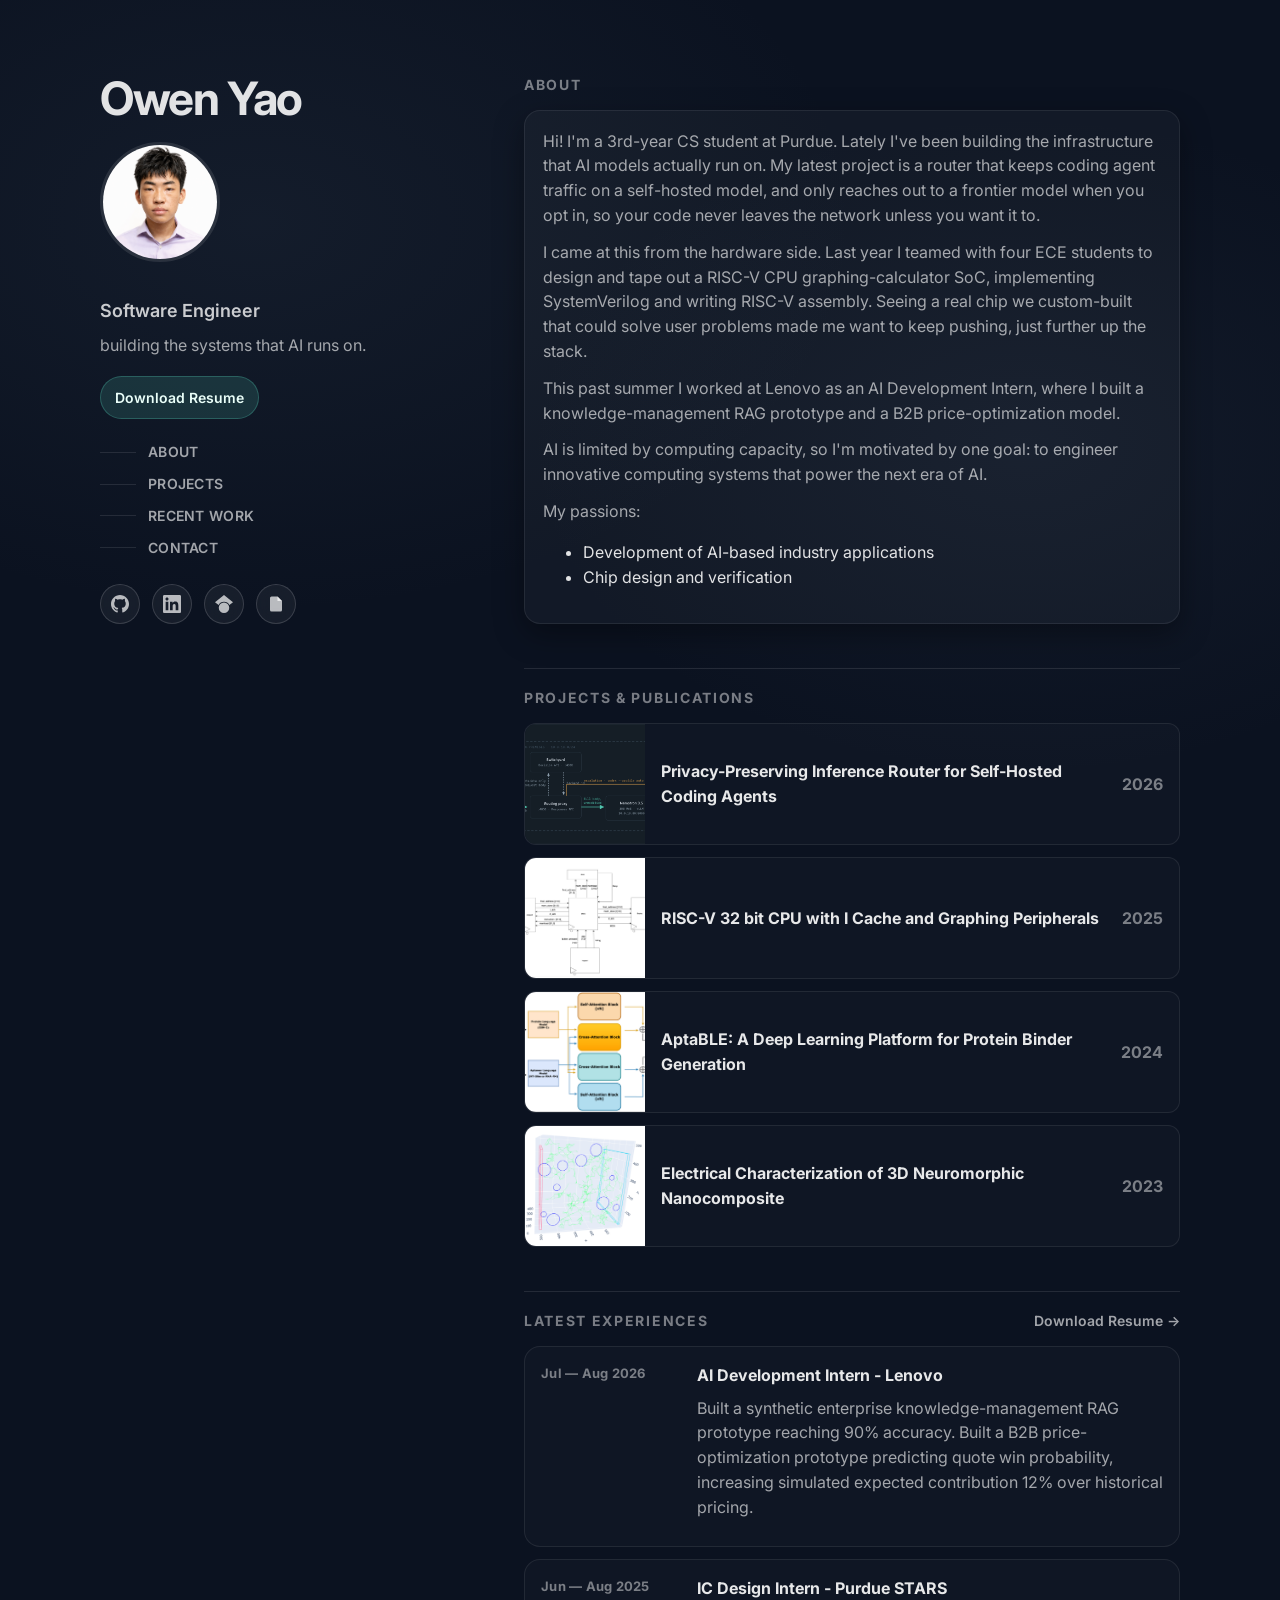
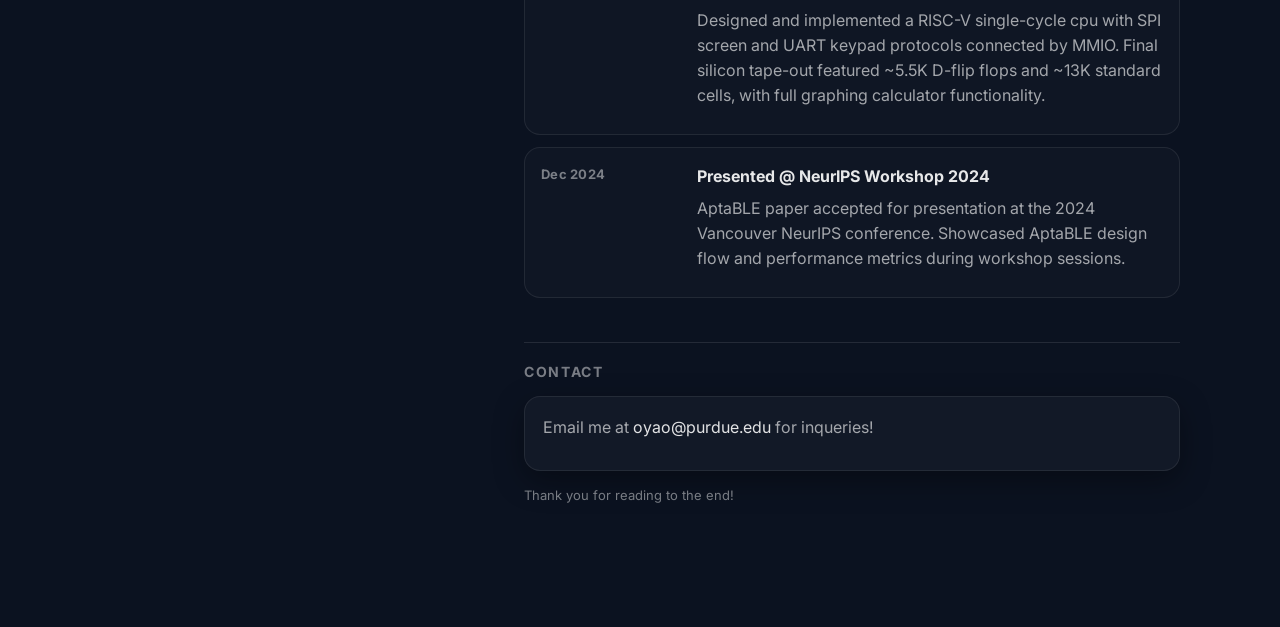
<file: index.html>
<!doctype html>
<html lang="en">
  <head>
    <meta charset="UTF-8" />
    <meta name="viewport" content="width=device-width,initial-scale=1" />
    <meta name="description" content="Personal resume website" />
    <title>Owen Yao</title>
    <link rel="preconnect" href="https://fonts.googleapis.com" />
    <link rel="preconnect" href="https://fonts.gstatic.com" crossorigin />
    <link
      href="https://fonts.googleapis.com/css2?family=Inter:wght@400;500;600;700&display=swap"
      rel="stylesheet"
    />
    <link rel="stylesheet" href="style.css" />

    <script async src="https://www.googletagmanager.com/gtag/js?id=G-57XX2JBTHC"></script>
    <script>
      window.dataLayer = window.dataLayer || [];
      function gtag(){dataLayer.push(arguments);}
      gtag('js', new Date());
      gtag('config', 'G-57XX2JBTHC', { send_page_view: false });
      gtag('event', 'page_view', { page_location: window.location.href });
    </script>

  </head>

  <body>
    <a class="skip-link" href="#content">Skip to content</a>

    <div class="page">
      <aside class="sidebar" aria-label="Intro">
        <div class="sidebar-inner">
          <header class="intro">
            <!--<p class="eyebrow">Hi, I’m</p>-->
            <h1 class="name">Owen Yao</h1>
            <img src="me.jpg" alt="Owen Yao" class="profile-picture" />
            <p class="role">Software Engineer</p>
            <p class="tagline">
             building the systems that AI runs on.
            </p>

            <div class="cta-row">
              <a class="btn" href="owen_resume.pdf" target="_blank" rel="noreferrer">Download Resume</a>
            </div>

            <nav class="nav" aria-label="Section navigation">
              <a class="nav-link" href="#about">
                <span class="nav-line" aria-hidden="true"></span>About
              </a>
              <a class="nav-link" href="#writing">
                <span class="nav-line" aria-hidden="true"></span>Projects
              </a>
              <a class="nav-link" href="#experience">
                <span class="nav-line" aria-hidden="true"></span>Recent work
              </a>
              <a class="nav-link" href="#contact">
                <span class="nav-line" aria-hidden="true"></span>Contact
              </a>
            </nav>
          </header>

          <footer class="social" aria-label="Social links">
            <a href="https://github.com/mrowenyao" target="_blank" rel="noreferrer" aria-label="GitHub" class="social-button">
              <svg class="social-icon" viewBox="0 0 24 24" fill="currentColor" xmlns="http://www.w3.org/2000/svg">
                <path d="M12 0c-6.626 0-12 5.373-12 12 0 5.302 3.438 9.8 8.207 11.387.599.111.793-.261.793-.577v-2.234c-3.338.726-4.033-1.416-4.033-1.416-.546-1.387-1.333-1.756-1.333-1.756-1.089-.745.083-.729.083-.729 1.205.084 1.839 1.237 1.839 1.237 1.07 1.834 2.807 1.304 3.492.997.107-.775.418-1.305.762-1.604-2.665-.305-5.467-1.334-5.467-5.931 0-1.311.469-2.381 1.236-3.221-.124-.303-.535-1.524.117-3.176 0 0 1.008-.322 3.301 1.23.957-.266 1.983-.399 3.003-.404 1.02.005 2.047.138 3.006.404 2.291-1.552 3.297-1.23 3.297-1.23.653 1.653.242 2.874.118 3.176.77.84 1.235 1.911 1.235 3.221 0 4.609-2.807 5.624-5.479 5.921.43.372.823 1.102.823 2.222v3.293c0 .319.192.694.801.576 4.765-1.589 8.199-6.086 8.199-11.386 0-6.627-5.373-12-12-12z"/>
              </svg>
            </a>
            <a href="https://linkedin.com/in/owen-yao" target="_blank" rel="noreferrer" aria-label="LinkedIn" class="social-button">
              <svg class="social-icon" viewBox="0 0 24 24" fill="currentColor" xmlns="http://www.w3.org/2000/svg">
                <path d="M20.447 20.452h-3.554v-5.569c0-1.328-.027-3.037-1.852-3.037-1.853 0-2.136 1.445-2.136 2.939v5.667H9.351V9h3.414v1.561h.046c.477-.9 1.637-1.85 3.37-1.85 3.601 0 4.267 2.37 4.267 5.455v6.286zM5.337 7.433c-1.144 0-2.063-.926-2.063-2.065 0-1.138.92-2.063 2.063-2.063 1.14 0 2.064.925 2.064 2.063 0 1.139-.925 2.065-2.064 2.065zm1.782 13.019H3.555V9h3.564v11.452zM22.225 0H1.771C.792 0 0 .774 0 1.729v20.542C0 23.227.792 24 1.771 24h20.451C23.2 24 24 23.227 24 22.271V1.729C24 .774 23.2 0 22.222 0h.003z"/>
              </svg>
            </a>
            <a href="https://scholar.google.com/citations?hl=en&authuser=2&user=NTn1_PQAAAAJ" target="_blank" rel="noreferrer" aria-label="Google Scholar" class="social-button">
              <svg class="social-icon" viewBox="0 0 24 24" fill="currentColor" xmlns="http://www.w3.org/2000/svg">
                <path d="M12 24a7 7 0 1 1 0-14 7 7 0 0 1 0 14zm0-24L0 9.5l4.838 3.94A8 8 0 0 1 12 9a8 8 0 0 1 7.162 4.44L24 9.5z"/>
              </svg>
            </a>
            <a href="owen_resume.pdf" target="_blank" rel="noreferrer" aria-label="Resume" class="social-button">
              <svg class="social-icon" viewBox="0 0 24 24" fill="currentColor" xmlns="http://www.w3.org/2000/svg">
                <path d="M14 2H6a2 2 0 0 0-2 2v16a2 2 0 0 0 2 2h12a2 2 0 0 0 2-2V8l-6-6z"/>
                <path d="M14 2v6h6"/>
                <path d="M16 13H8M16 17H8M10 9H8"/>
              </svg>
            </a>
          </footer>
        </div>
      </aside>

      <main id="content" class="content" aria-label="Main content">
        <section id="about" class="section">
          <h2 class="section-title">About</h2>

          <div class="card">
            <p>
              Hi! I'm a 3rd-year CS student at Purdue. Lately I've been building the infrastructure that AI models actually run on.
              My latest project is a router that keeps coding agent traffic on a self-hosted model, and only reaches out to a
              frontier model when you opt in, so your code never leaves the network unless you want it to.
            </p>
            <p>
              I came at this from the hardware side. Last year I teamed with four ECE students to design and tape out a
              RISC-V CPU graphing-calculator SoC, implementing SystemVerilog and writing RISC-V assembly.
              Seeing a real chip we custom-built that could solve user problems made me want to keep pushing, just further up the stack.
            </p>
            <p>
              This past summer I worked at Lenovo as an AI Development Intern, where I built a knowledge-management RAG
              prototype and a B2B price-optimization model.
            </p>
            <p>
              AI is limited by computing capacity, so I'm motivated by one goal: to engineer innovative computing systems that power the next era of AI.
            </p>
            <p>
              My passions:
            </p>
            <ul>
              <li>Development of AI-based industry applications</li>
              <li>Chip design and verification</li>
            </ul>
          </div>
        </section>

        <section id="writing" class="section">
          <h2 class="section-title">Projects & Publications</h2>

          <div class="stack" aria-label="Writing list">
            <a class="rowlink" href="index.html">
              <img class="rowlink-image" src="router_pipeline.png" alt="Privacy-Preserving Inference Router architecture diagram" />
              <div class="rowlink-content">
                <span class="rowlink-title">Privacy-Preserving Inference Router for Self-Hosted Coding Agents</span>
                <span class="rowlink-meta">2026</span>
              </div>
            </a>
            <a class="rowlink" href="riscv-cpu.html">
              <img class="rowlink-image" src="top_level.png" alt="RISC-V CPU Project" />
              <div class="rowlink-content">
                <span class="rowlink-title">RISC-V 32 bit CPU with I Cache and Graphing Peripherals</span>
                <span class="rowlink-meta">2025</span>
              </div>
            </a>
            <a class="rowlink" href="
            aptable.html">
              <img class="rowlink-image" src="pipeline.png" alt="AptaBLE Project" />
              <div class="rowlink-content">
                <span class="rowlink-title">AptaBLE: A Deep Learning Platform for Protein Binder Generation</span>
                <span class="rowlink-meta">2024</span>
              </div>
            </a>
            <a class="rowlink" href="index.html">
              <img class="rowlink-image" src="temp.png" alt="Nanocomposite Research" />
              <div class="rowlink-content">
                <span class="rowlink-title">Electrical Characterization of 3D Neuromorphic Nanocomposite</span>
                <span class="rowlink-meta">2023</span>
              </div>
            </a>
          </div>
        </section>

        <section id="experience" class="section">
          <div class="section-head">
            <h2 class="section-title">Latest Experiences</h2>
            <a class="section-action" href="owen_resume.pdf" target="_blank" rel="noreferrer">
              Download Resume →
            </a>
          </div>

          <ol class="stack" aria-label="Work experience">
            <li class="item">
              <a class="item-link" rel="noreferrer" aria-label="Company link">
                <div class="item-meta">
                  <p class="item-dates">Jul — Aug 2026</p>
                </div>
                <div class="item-body">
                  <h3 class="item-title">
                    AI Development Intern - Lenovo
                  </h3>
                  <p class="item-desc">
                    Built a synthetic enterprise knowledge-management RAG prototype reaching 90% accuracy.
                    Built a B2B price-optimization prototype predicting quote win probability, increasing simulated
                    expected contribution 12% over historical pricing.
                  </p>
                </div>
              </a>
            </li>

            <li class="item">
              <a class="item-link" rel="noreferrer" aria-label="Company link">
                <div class="item-meta">
                  <p class="item-dates">Jun — Aug 2025</p>
                </div>
                <div class="item-body">
                  <h3 class="item-title">
                    IC Design Intern - Purdue STARS
                  </h3>
                  <p class="item-desc">
                    Designed and implemented a RISC-V single-cycle cpu with SPI screen and UART keypad protocols connected by MMIO.
                    Final silicon tape-out featured ~5.5K D-flip flops and ~13K standard cells, with full graphing calculator functionality.
                  </p>
                </div>
              </a>
            </li>

            <li class="item">
              <a class="item-link" rel="noreferrer">
                <div class="item-meta">
                  <p class="item-dates">Dec 2024</p>
                </div>
                <div class="item-body">
                  <h3 class="item-title">
                    Presented @ NeurIPS Workshop 2024
                  </h3>
                  <p class="item-desc">
                    AptaBLE paper accepted for presentation at the 2024 Vancouver NeurIPS conference.
                    Showcased AptaBLE design flow and performance metrics during workshop sessions.
                  </p>
                </div>
              </a>
            </li>
          </ol>
        </section>

        <!-- PROJECTS -->
         <!--
        <section id="projects" class="section">
          <h2 class="section-title">Projects</h2>

          <div class="grid" aria-label="Projects grid">
            <article class="project">
              <a class="project-link" href="#" target="_blank" rel="noreferrer">
                <div class="project-top">
                  <h3 class="project-title">Project One</h3>
                  <span class="pill">Featured</span>
                </div>
                <p class="project-desc">
                  A small web app that helps people track goals with a clean, fast UI.
                </p>
                <div class="project-footer">
                  <span>View →</span>
                </div>
              </a>
            </article>

            <article class="project">
              <a class="project-link" href="#" target="_blank" rel="noreferrer">
                <div class="project-top">
                  <h3 class="project-title">Project Two</h3>
                </div>
                <p class="project-desc">
                  A CLI tool that automates repetitive dev tasks and generates reports.
                </p>
                <div class="project-footer">
                  <span>View →</span>
                </div>
              </a>
            </article>

            <article class="project">
              <a class="project-link" href="#" target="_blank" rel="noreferrer">
                <div class="project-top">
                  <h3 class="project-title">Project Three</h3>
                </div>
                <p class="project-desc">
                  A lightweight component library focused on accessibility and speed.
                </p>
                <div class="project-footer">
                  <span>View →</span>
                </div>
              </a>
            </article>
          </div>
        </section>
        -->

        <section id="contact" class="section">
          <h2 class="section-title">Contact</h2>

          <div class="card">
            <p>
              Email me at <a href="mailto:oyao@purdue.edu">oyao@purdue.edu</a> for inqueries!
            </p>
          </div>

          <p class="footnote">
            Thank you for reading to the end!
          </p>
        </section>
      </main>
    </div>
  </body>
</html>
</file>
<file: style.css>
:root{
  --bg: #0b1220;
  --panel: rgba(255,255,255,0.03);
  --text: rgba(255,255,255,0.88);
  --muted: rgba(255,255,255,0.62);
  --faint: rgba(255,255,255,0.45);
  --line: rgba(255,255,255,0.10);

  --max: 1120px;
  --radius: 16px;
  --shadow: 0 10px 30px rgba(0,0,0,0.35);
}

*{ box-sizing: border-box; }
html{ scroll-behavior: smooth; }
body{
  margin: 0;
  font-family: Inter, system-ui, -apple-system, Segoe UI, Roboto, Helvetica, Arial, sans-serif;
  background: radial-gradient(1000px 650px at 20% 10%, rgba(83, 102, 123, 0.12), transparent 60%),
              radial-gradient(900px 600px at 80% 20%, rgba(84, 101, 128, 0.1), transparent 55%),
              var(--bg);
  color: var(--text);
  line-height: 1.55;
}

a{
  color: var(--text);
  text-decoration: none;
}
a:hover{ color: #fff; }

.skip-link{
  position: absolute;
  left: -999px;
  top: 0;
  background: #fff;
  color: #000;
  padding: 10px 12px;
  border-radius: 8px;
  z-index: 999;
}
.skip-link:focus{ left: 12px; top: 12px; }

.page{
  max-width: var(--max);
  margin: 0 auto;
  padding: 56px 20px;
  display: grid;
  grid-template-columns: 380px 1fr;
  gap: 44px;
}

.sidebar{
  position: relative;
}
.sidebar-inner{
  position: sticky;
  top: 40px;
  padding: 18px 0;
}

.eyebrow{
  margin: 0 0 10px;
  color: var(--muted);
  font-weight: 500;
}

.name{
  margin: 0;
  font-size: 46px;
  letter-spacing: -0.03em;
  line-height: 1.05;
}

.profile-picture{
  width: 120px;
  height: 120px;
  border-radius: 50%;
  object-fit: cover;
  margin: 20px 0 16px;
  border: 3px solid rgba(255,255,255,0.1);
}

.role{
  margin: 12px 0 8px;
  font-size: 18px;
  color: rgba(255,255,255,0.78);
  font-weight: 600;
}

.tagline{
  margin: 0 0 18px;
  color: var(--muted);
  max-width: 34ch;
}

.cta-row{
  display: flex;
  gap: 10px;
  margin: 18px 0 22px;
}

.btn{
  display: inline-flex;
  align-items: center;
  justify-content: center;
  padding: 10px 14px;
  border-radius: 999px;
  background: rgba(100,255,218,0.12);
  border: 1px solid rgba(100,255,218,0.22);
  color: #eafff9;
  font-weight: 600;
  font-size: 14px;
}
.btn:hover{
  border-color: rgba(100,255,218,0.45);
  background: rgba(100,255,218,0.16);
}
.btn-ghost{
  background: rgba(255,255,255,0.03);
  border-color: rgba(255,255,255,0.12);
  color: var(--text);
}
.btn-ghost:hover{
  border-color: rgba(255,255,255,0.25);
  background: rgba(255,255,255,0.05);
}

.nav{
  margin-top: 18px;
  display: grid;
  gap: 10px;
}
.nav-link{
  display: inline-flex;
  align-items: center;
  gap: 12px;
  color: var(--muted);
  font-weight: 600;
  font-size: 14px;
  letter-spacing: 0.02em;
  text-transform: uppercase;
}
.nav-line{
  width: 36px;
  height: 1px;
  background: var(--line);
  transition: width 180ms ease, background 180ms ease;
}
.nav-link:hover{
  color: rgba(255,255,255,0.90);
}
.nav-link:hover .nav-line{
  width: 52px;
  background: rgba(100,255,218,0.55);
}

.social{
  margin-top: 26px;
  display: flex;
  flex-wrap: wrap;
  gap: 12px;
}
.social-button{
  width: 40px;
  height: 40px;
  display: inline-flex;
  align-items: center;
  justify-content: center;
  color: rgba(255,255,255,0.7);
  text-decoration: none;
  border: 1px solid rgba(255,255,255,0.15);
  border-radius: 50%;
  transition: all 0.25s ease;
  background: rgba(255,255,255,0.05);
  backdrop-filter: blur(10px);
}
.social-button:hover{
  background: rgba(100,255,218,0.12);
  border-color: rgba(100,255,218,0.3);
  color: rgba(255,255,255,0.95);
  transform: translateY(-2px);
}
.social-icon{
  width: 18px;
  height: 18px;
  flex-shrink: 0;
}

.content{
  min-width: 0;
  padding-bottom: 40px;
}

.section{
  padding: 18px 0 26px;
}
.section + .section{
  border-top: 1px solid var(--line);
  margin-top: 18px;
}
.section-title{
  margin: 0 0 14px;
  font-size: 14px;
  text-transform: uppercase;
  letter-spacing: 0.12em;
  color: var(--faint);
  font-weight: 700;
}

.section-head{
  display: flex;
  align-items: baseline;
  justify-content: space-between;
  gap: 14px;
}
.section-action{
  color: var(--muted);
  font-weight: 600;
  font-size: 14px;
}
.section-action:hover{
  color: rgba(255,255,255,0.95);
  text-decoration: underline;
  text-decoration-color: rgba(138,162,255,0.6);
  text-underline-offset: 4px;
}

.card{
  background: var(--panel);
  border: 1px solid rgba(255,255,255,0.08);
  border-radius: var(--radius);
  padding: 18px;
  box-shadow: var(--shadow);
}

.card p{
  margin: 0 0 12px;
  color: var(--muted);
}
.card p strong{
  color: rgba(255,255,255,0.9);
}

.stack{
  list-style: none;
  padding: 0;
  margin: 0;
  display: grid;
  gap: 12px;
}

.item{
  border-radius: var(--radius);
}
.item-link{
  display: grid;
  grid-template-columns: 140px 1fr;
  gap: 16px;
  padding: 16px;
  border-radius: var(--radius);
  border: 1px solid rgba(255,255,255,0.08);
  background: rgba(255,255,255,0.02);
  transition: transform 140ms ease, border-color 140ms ease, background 140ms ease;
}
.item-link:hover{
  transform: translateY(-2px);
  border-color: rgba(100,255,218,0.22);
  background: rgba(100,255,218,0.05);
}

.item-dates{
  margin: 0;
  color: var(--faint);
  font-weight: 700;
  font-size: 13px;
  letter-spacing: 0.02em;
}

.item-title{
  margin: 0 0 8px;
  font-size: 16px;
  color: rgba(255,255,255,0.9);
  font-weight: 700;
}
.item-desc{
  margin: 0 0 10px;
  color: var(--muted);
}
.bullets{
  margin: 0 0 10px;
  padding-left: 18px;
  color: var(--muted);
}
.bullets li{ margin: 4px 0; }

.grid{
  display: grid;
  grid-template-columns: 1fr 1fr;
  gap: 12px;
}

.project{
  border-radius: var(--radius);
}
.project-link{
  display: block;
  height: 100%;
  padding: 16px;
  border-radius: var(--radius);
  border: 1px solid rgba(255,255,255,0.08);
  background: rgba(255,255,255,0.02);
  transition: transform 140ms ease, border-color 140ms ease, background 140ms ease;
}
.project-link:hover{
  transform: translateY(-2px);
  border-color: rgba(138,162,255,0.28);
  background: rgba(138,162,255,0.06);
}

.project-top{
  display: flex;
  align-items: center;
  justify-content: space-between;
  gap: 10px;
  margin-bottom: 8px;
}
.project-title{
  margin: 0;
  font-size: 16px;
  font-weight: 800;
  color: rgba(255,255,255,0.92);
}
.pill{
  font-size: 12px;
  font-weight: 800;
  color: rgba(0,0,0,0.85);
  background: rgba(100,255,218,0.9);
  padding: 4px 8px;
  border-radius: 999px;
}
.project-desc{
  margin: 0 0 12px;
  color: var(--muted);
}
.project-footer{
  margin-top: 12px;
  color: rgba(255,255,255,0.72);
  font-weight: 700;
}

.rowlink{
  display: flex;
  align-items: center;
  gap: 16px;
  padding: 0;
  border-radius: 12px;
  border: 1px solid rgba(255,255,255,0.08);
  background: rgba(255,255,255,0.02);
  overflow: hidden;
  transition: transform 140ms ease, border-color 140ms ease, background 140ms ease;
}
.rowlink:hover{
  transform: translateY(-2px);
  border-color: rgba(100,255,218,0.22);
  background: rgba(100,255,218,0.05);
}
.rowlink-image{
  width: 120px;
  height: 120px;
  object-fit: cover;
  flex-shrink: 0;
  background: rgba(255,255,255,0.03);
}
.rowlink-content{
  display: flex;
  justify-content: space-between;
  align-items: center;
  gap: 12px;
  flex: 1;
  padding: 16px 16px 16px 0;
}
.rowlink-title{
  color: rgba(255,255,255,0.9);
  font-weight: 700;
  flex: 1;
}
.rowlink-meta{
  color: var(--faint);
  font-weight: 700;
  flex-shrink: 0;
}

.contact-links{
  display: flex;
  flex-wrap: wrap;
  gap: 10px;
  margin-top: 12px;
}

.footnote{
  margin: 14px 0 0;
  color: var(--faint);
  font-size: 13px;
}

.project-year{
  margin: -10px 0 20px;
  color: var(--faint);
  font-size: 14px;
  font-weight: 700;
  letter-spacing: 0.08em;
}

.project-page{
  max-width: var(--max);
  margin: 0 auto;
  padding: 56px 20px;
}

.project-header{
  margin-bottom: 32px;
}

.project-nav{
  margin-bottom: 24px;
}

.project-image{
  width: 100%;
  max-width: 800px;
  height: auto;
  border-radius: var(--radius);
  margin-bottom: 32px;
}

.project-section{
  margin-bottom: 32px;
}

.project-section h3{
  color: rgba(255,255,255,0.9);
  margin-bottom: 12px;
  font-size: 18px;
}

.project-diagram-grid{
  display: grid;
  grid-template-columns: repeat(2, 1fr);
  gap: 24px;
  margin-top: 20px;
}

.diagram-item{
  display: flex;
  flex-direction: column;
}

.diagram-item img{
  width: 100%;
  height: auto;
  border-radius: var(--radius);
  border: 1px solid rgba(255,255,255,0.08);
  background: rgba(255,255,255,0.02);
}

.diagram-caption{
  margin-top: 8px;
  font-size: 14px;
  color: var(--muted);
  text-align: center;
}

@media (max-width: 768px){
  .project-diagram-grid{
    grid-template-columns: 1fr;
  }
}

.diagram-item img{
  cursor: pointer;
  transition: opacity 0.2s ease;
}

.diagram-item img:hover{
  opacity: 0.85;
}

.lightbox-overlay{
  display: none;
  position: fixed;
  top: 0;
  left: 0;
  width: 100%;
  height: 100%;
  background: rgba(0, 0, 0, 0.9);
  z-index: 1000;
  align-items: center;
  justify-content: center;
  padding: 20px;
  cursor: pointer;
}

.lightbox-overlay.active{
  display: flex;
}

.lightbox-image{
  max-width: 90%;
  max-height: 90vh;
  object-fit: contain;
  border-radius: var(--radius);
  cursor: default;
}

.lightbox-close{
  position: absolute;
  top: 20px;
  right: 30px;
  font-size: 40px;
  color: #fff;
  cursor: pointer;
  font-weight: 300;
  line-height: 1;
  transition: opacity 0.2s ease;
}

.lightbox-close:hover{
  opacity: 0.7;
}

.group-photo-section{
  margin-top: 48px;
  padding-top: 32px;
  border-top: 1px solid rgba(255,255,255,0.1);
}

.group-photo-section h3{
  color: rgba(255,255,255,0.9);
  margin-bottom: 16px;
  font-size: 18px;
}

.group-photo{
  width: 100%;
  max-width: 800px;
  height: auto;
  border-radius: var(--radius);
  border: 1px solid rgba(255,255,255,0.08);
  display: block;
  margin: 0 auto;
}

@media (max-width: 980px){
  .page{
    grid-template-columns: 1fr;
    gap: 26px;
  }
  .sidebar-inner{
    position: relative;
    top: 0;
  }
  .name{ font-size: 40px; }
  .grid{ grid-template-columns: 1fr; }
  .item-link{ grid-template-columns: 1fr; }
}
</file>
